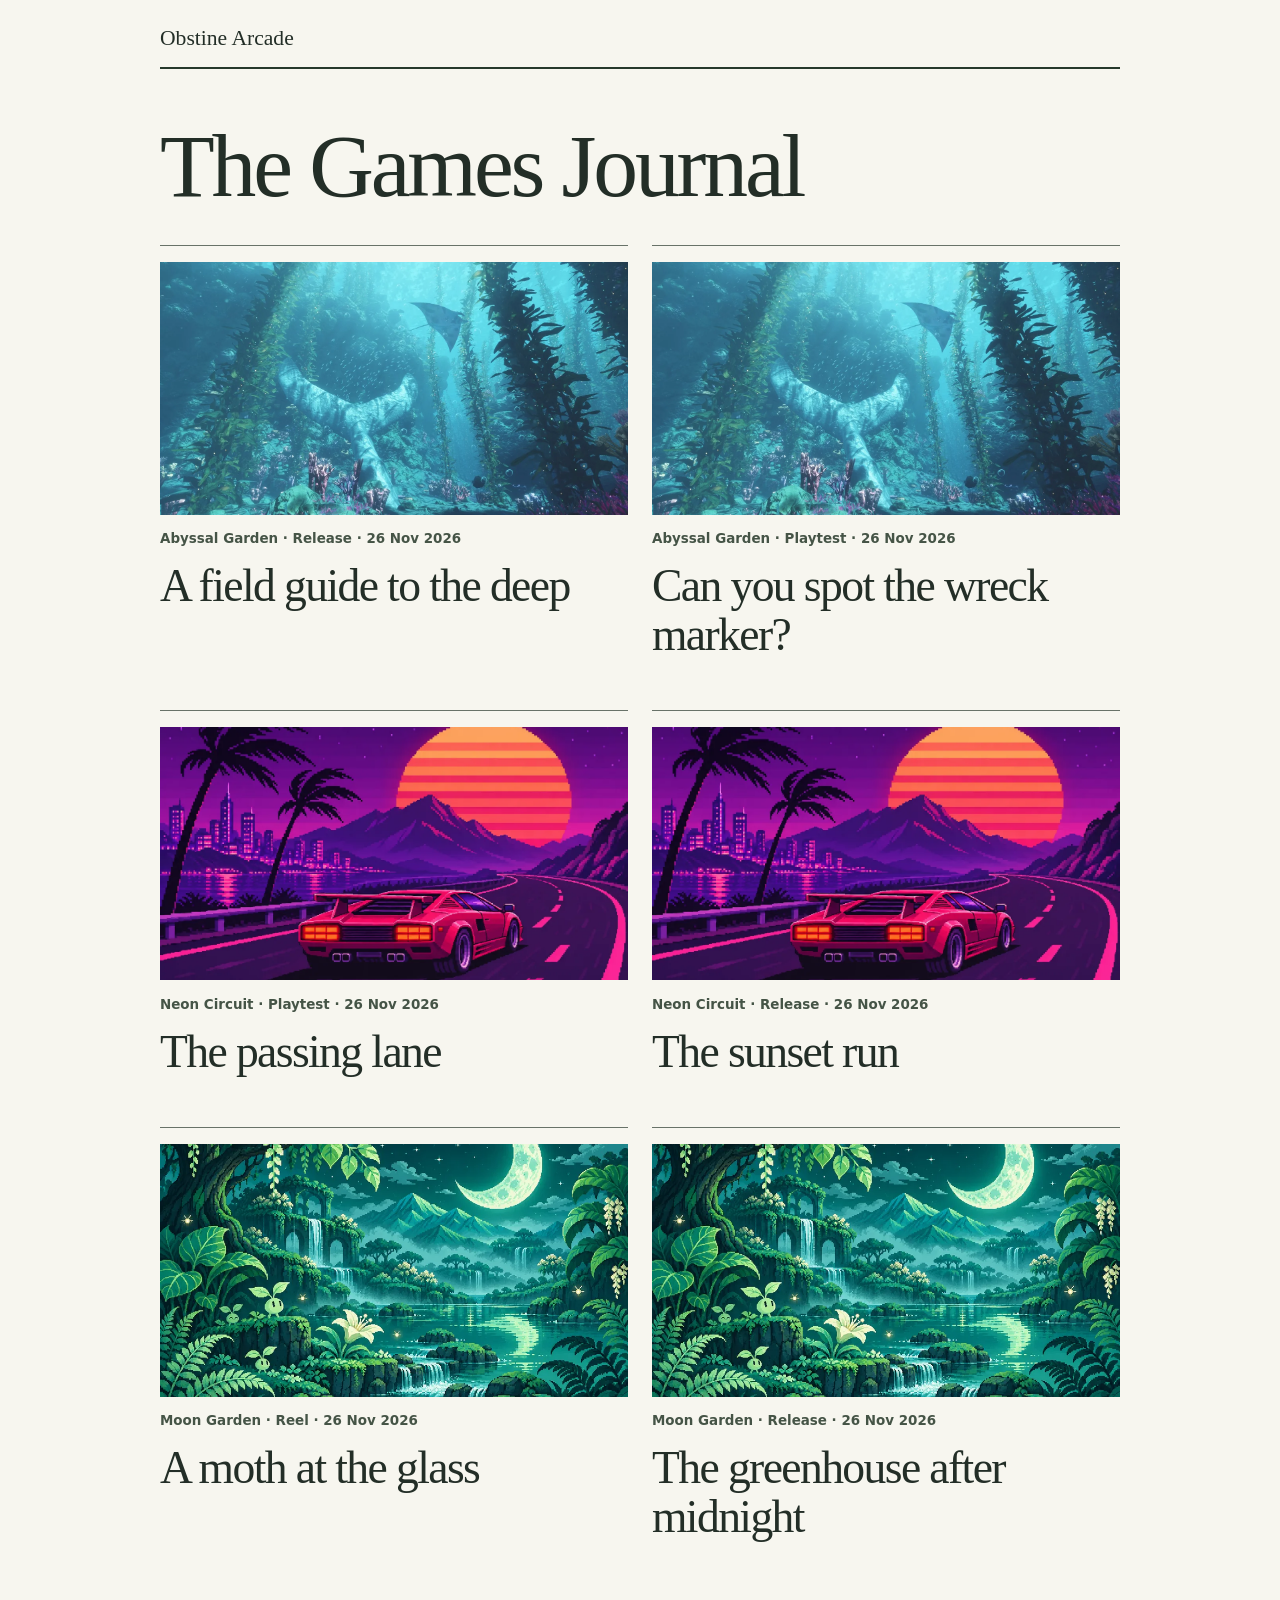
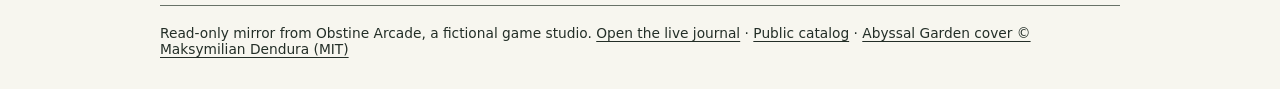
<file: index.html>
<!doctype html>
<html lang="en"><head><meta charset="utf-8"><meta name="viewport" content="width=device-width, initial-scale=1">
<title>The Games Journal · Obstine Arcade</title><link rel="canonical" href="https://arcade-journal.obstine.com/">
<link rel="stylesheet" href="./journal.css"></head><body>
<header><a class="brand" href="./">Obstine Arcade</a></header><main><h1>The Games Journal</h1><div class="deck"><article class="card"><a href="e/3f59d69d6ad1407e3b682bf5cadc42de/"><img src="art/abyssal-garden.webp" alt=""><p class="meta">Abyssal Garden · Release · <time datetime="2026-11-26T16:17:06.842000+00:00">26 Nov 2026</time></p><h2>A field guide to the deep</h2></a></article><article class="card"><a href="e/9de60d2b587592c067b66acbc695ba52/"><img src="art/abyssal-garden.webp" alt=""><p class="meta">Abyssal Garden · Playtest · <time datetime="2026-11-26T16:17:06.835000+00:00">26 Nov 2026</time></p><h2>Can you spot the wreck marker?</h2></a></article><article class="card"><a href="e/161be117cb4a6f61bea2ae67dba95d9b/"><img src="art/neon-circuit.webp" alt=""><p class="meta">Neon Circuit · Playtest · <time datetime="2026-11-26T16:17:06.828000+00:00">26 Nov 2026</time></p><h2>The passing lane</h2></a></article><article class="card"><a href="e/3251ddd06c080e7737c9215211fdad17/"><img src="art/neon-circuit.webp" alt=""><p class="meta">Neon Circuit · Release · <time datetime="2026-11-26T16:17:06.820000+00:00">26 Nov 2026</time></p><h2>The sunset run</h2></a></article><article class="card"><a href="e/19d037f20367edaa69fe92656fde00ee/"><img src="art/moon-garden.webp" alt=""><p class="meta">Moon Garden · Reel · <time datetime="2026-11-26T16:17:06.812000+00:00">26 Nov 2026</time></p><h2>A moth at the glass</h2></a></article><article class="card"><a href="e/79cf21cc0d5c10f2c88e7258bc37a554/"><img src="art/moon-garden.webp" alt=""><p class="meta">Moon Garden · Release · <time datetime="2026-11-26T16:17:06.803000+00:00">26 Nov 2026</time></p><h2>The greenhouse after midnight</h2></a></article></div></main>
<footer>Read-only mirror from Obstine Arcade, a fictional game studio. <a href="https://arcade-journal.obstine.com/">Open the live journal</a> ·
<a href="./catalog.json">Public catalog</a> ·
<a href="./art/abyssal-license.txt">Abyssal Garden cover © Maksymilian Dendura (MIT)</a></footer>
</body></html>
</file>
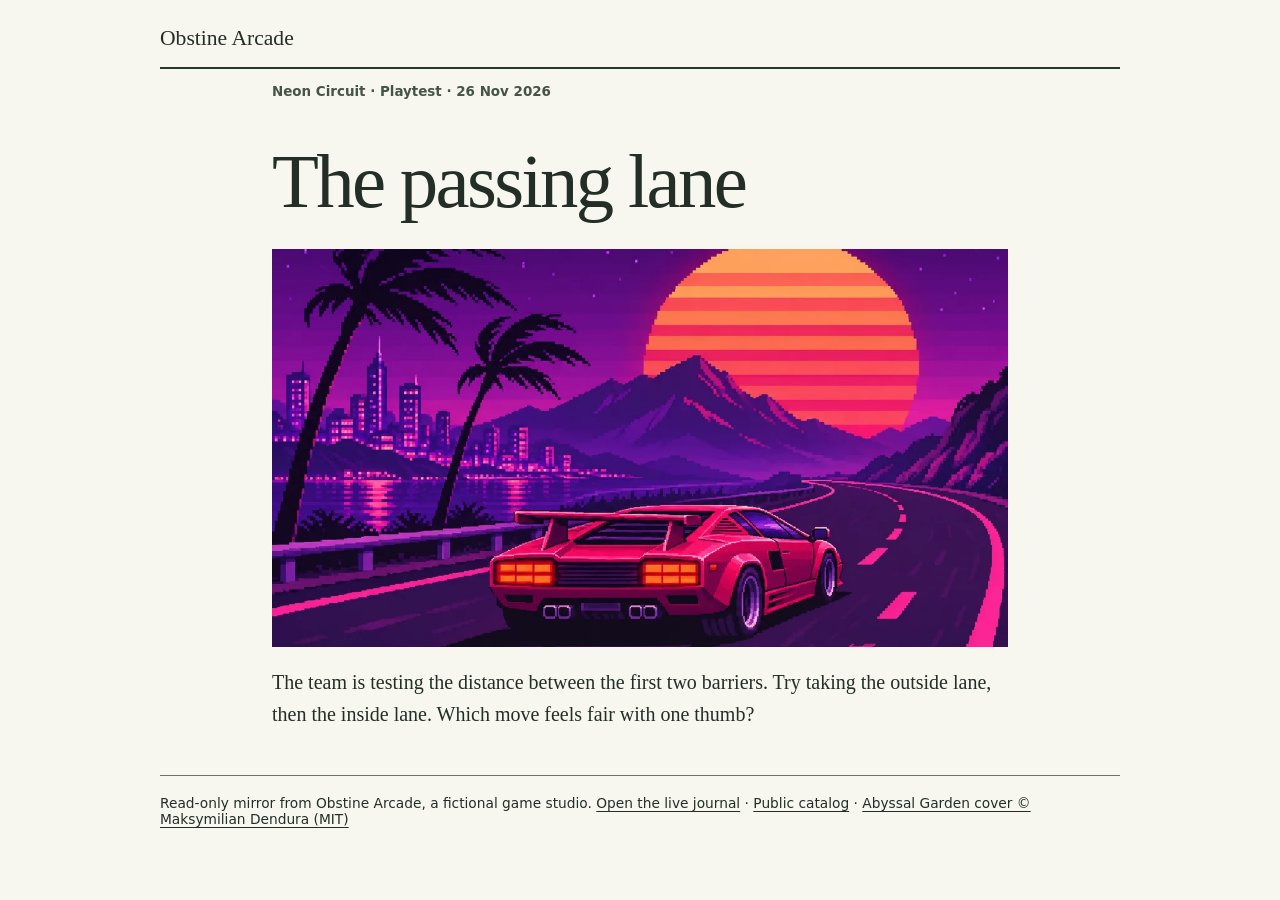
<file: e/161be117cb4a6f61bea2ae67dba95d9b/index.html>
<!doctype html>
<html lang="en"><head><meta charset="utf-8"><meta name="viewport" content="width=device-width, initial-scale=1">
<title>The passing lane · Obstine Arcade</title><link rel="canonical" href="https://arcade-journal.obstine.com/e/161be117cb4a6f61bea2ae67dba95d9b">
<link rel="stylesheet" href="../../journal.css"></head><body>
<header><a class="brand" href="../../">Obstine Arcade</a></header><main><article class="feature"><p class="meta">Neon Circuit · Playtest · <time datetime="2026-11-26T16:17:06.828000+00:00">26 Nov 2026</time></p><h1>The passing lane</h1><img src="../../art/neon-circuit.webp" alt=""><p class="body">The team is testing the distance between the first two barriers. Try taking the outside lane, then the inside lane. Which move feels fair with one thumb?</p></article></main>
<footer>Read-only mirror from Obstine Arcade, a fictional game studio. <a href="https://arcade-journal.obstine.com/e/161be117cb4a6f61bea2ae67dba95d9b">Open the live journal</a> ·
<a href="../../catalog.json">Public catalog</a> ·
<a href="../../art/abyssal-license.txt">Abyssal Garden cover © Maksymilian Dendura (MIT)</a></footer>
</body></html>
</file>
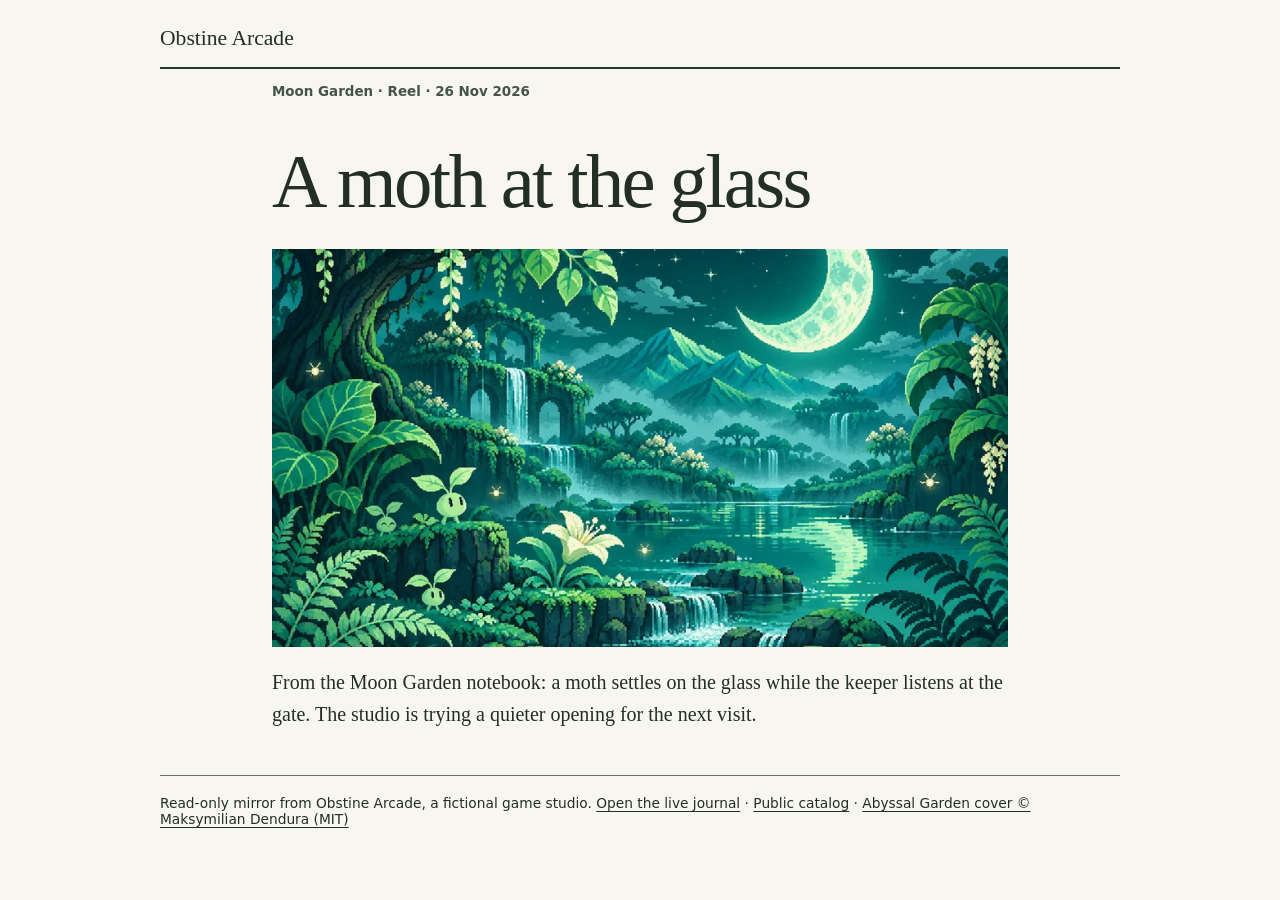
<file: e/19d037f20367edaa69fe92656fde00ee/index.html>
<!doctype html>
<html lang="en"><head><meta charset="utf-8"><meta name="viewport" content="width=device-width, initial-scale=1">
<title>A moth at the glass · Obstine Arcade</title><link rel="canonical" href="https://arcade-journal.obstine.com/e/19d037f20367edaa69fe92656fde00ee">
<link rel="stylesheet" href="../../journal.css"></head><body>
<header><a class="brand" href="../../">Obstine Arcade</a></header><main><article class="feature"><p class="meta">Moon Garden · Reel · <time datetime="2026-11-26T16:17:06.812000+00:00">26 Nov 2026</time></p><h1>A moth at the glass</h1><img src="../../art/moon-garden.webp" alt=""><p class="body">From the Moon Garden notebook: a moth settles on the glass while the keeper listens at the gate. The studio is trying a quieter opening for the next visit.</p></article></main>
<footer>Read-only mirror from Obstine Arcade, a fictional game studio. <a href="https://arcade-journal.obstine.com/e/19d037f20367edaa69fe92656fde00ee">Open the live journal</a> ·
<a href="../../catalog.json">Public catalog</a> ·
<a href="../../art/abyssal-license.txt">Abyssal Garden cover © Maksymilian Dendura (MIT)</a></footer>
</body></html>
</file>
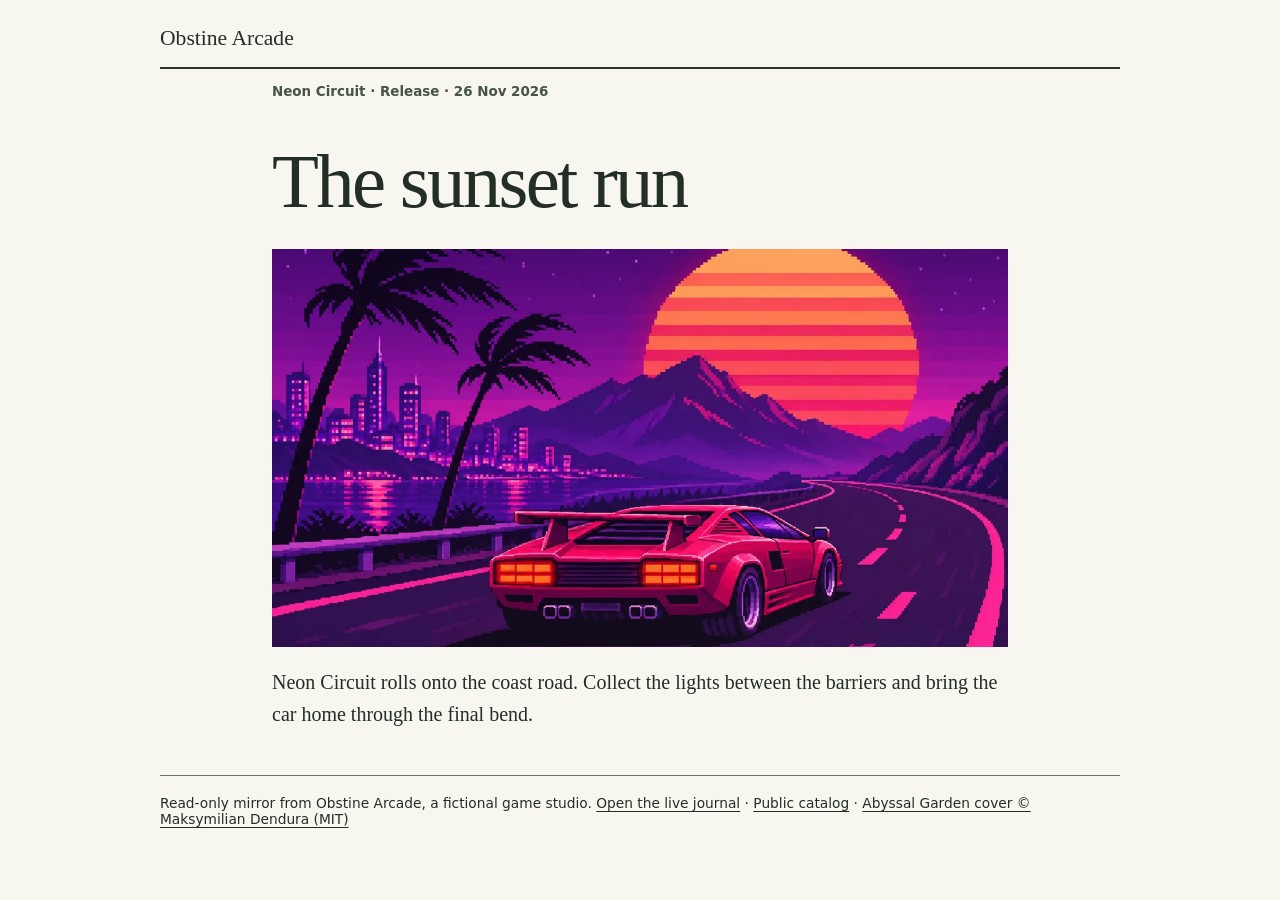
<file: e/3251ddd06c080e7737c9215211fdad17/index.html>
<!doctype html>
<html lang="en"><head><meta charset="utf-8"><meta name="viewport" content="width=device-width, initial-scale=1">
<title>The sunset run · Obstine Arcade</title><link rel="canonical" href="https://arcade-journal.obstine.com/e/3251ddd06c080e7737c9215211fdad17">
<link rel="stylesheet" href="../../journal.css"></head><body>
<header><a class="brand" href="../../">Obstine Arcade</a></header><main><article class="feature"><p class="meta">Neon Circuit · Release · <time datetime="2026-11-26T16:17:06.820000+00:00">26 Nov 2026</time></p><h1>The sunset run</h1><img src="../../art/neon-circuit.webp" alt=""><p class="body">Neon Circuit rolls onto the coast road. Collect the lights between the barriers and bring the car home through the final bend.</p></article></main>
<footer>Read-only mirror from Obstine Arcade, a fictional game studio. <a href="https://arcade-journal.obstine.com/e/3251ddd06c080e7737c9215211fdad17">Open the live journal</a> ·
<a href="../../catalog.json">Public catalog</a> ·
<a href="../../art/abyssal-license.txt">Abyssal Garden cover © Maksymilian Dendura (MIT)</a></footer>
</body></html>
</file>
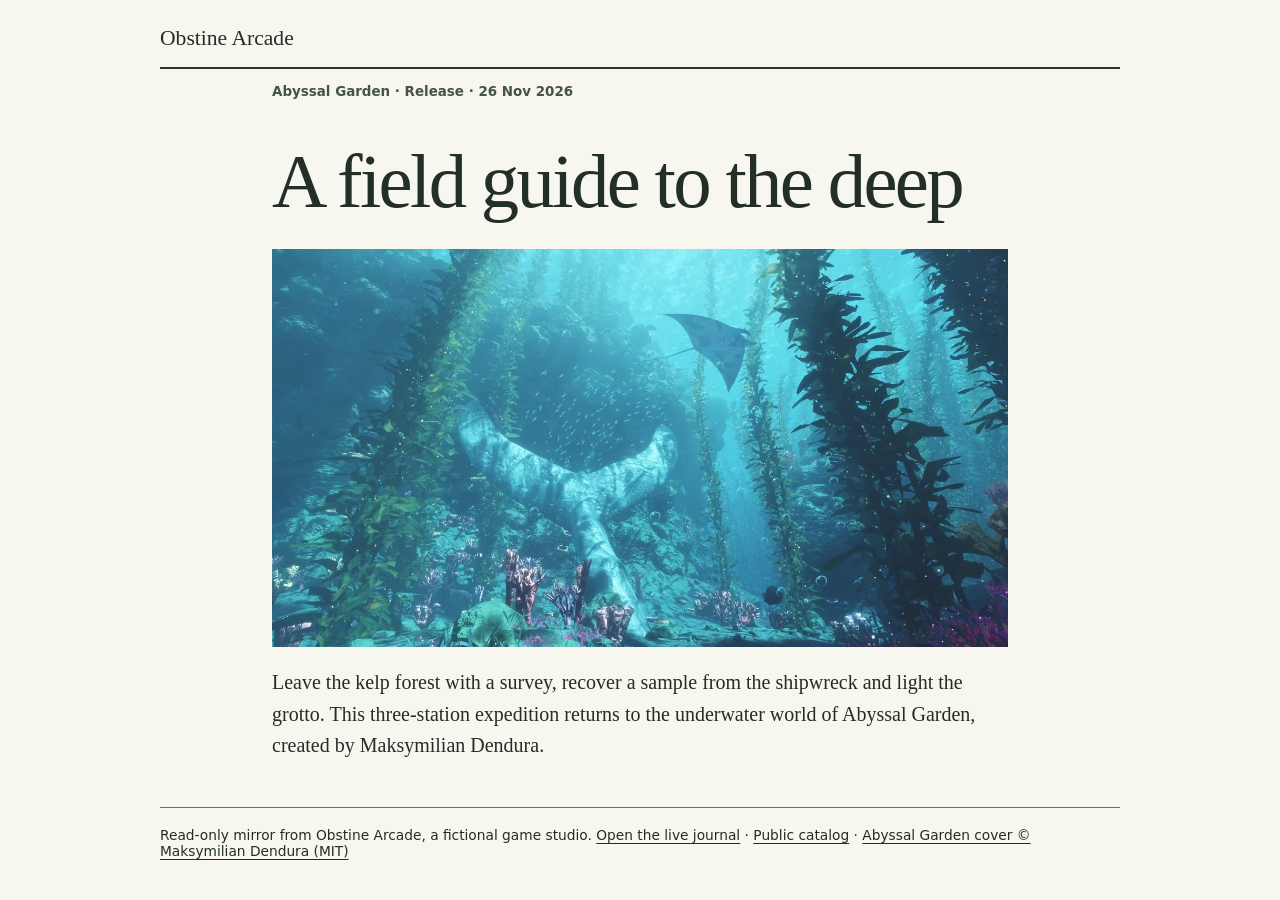
<file: e/3f59d69d6ad1407e3b682bf5cadc42de/index.html>
<!doctype html>
<html lang="en"><head><meta charset="utf-8"><meta name="viewport" content="width=device-width, initial-scale=1">
<title>A field guide to the deep · Obstine Arcade</title><link rel="canonical" href="https://arcade-journal.obstine.com/e/3f59d69d6ad1407e3b682bf5cadc42de">
<link rel="stylesheet" href="../../journal.css"></head><body>
<header><a class="brand" href="../../">Obstine Arcade</a></header><main><article class="feature"><p class="meta">Abyssal Garden · Release · <time datetime="2026-11-26T16:17:06.842000+00:00">26 Nov 2026</time></p><h1>A field guide to the deep</h1><img src="../../art/abyssal-garden.webp" alt=""><p class="body">Leave the kelp forest with a survey, recover a sample from the shipwreck and light the grotto. This three-station expedition returns to the underwater world of Abyssal Garden, created by Maksymilian Dendura.</p></article></main>
<footer>Read-only mirror from Obstine Arcade, a fictional game studio. <a href="https://arcade-journal.obstine.com/e/3f59d69d6ad1407e3b682bf5cadc42de">Open the live journal</a> ·
<a href="../../catalog.json">Public catalog</a> ·
<a href="../../art/abyssal-license.txt">Abyssal Garden cover © Maksymilian Dendura (MIT)</a></footer>
</body></html>
</file>
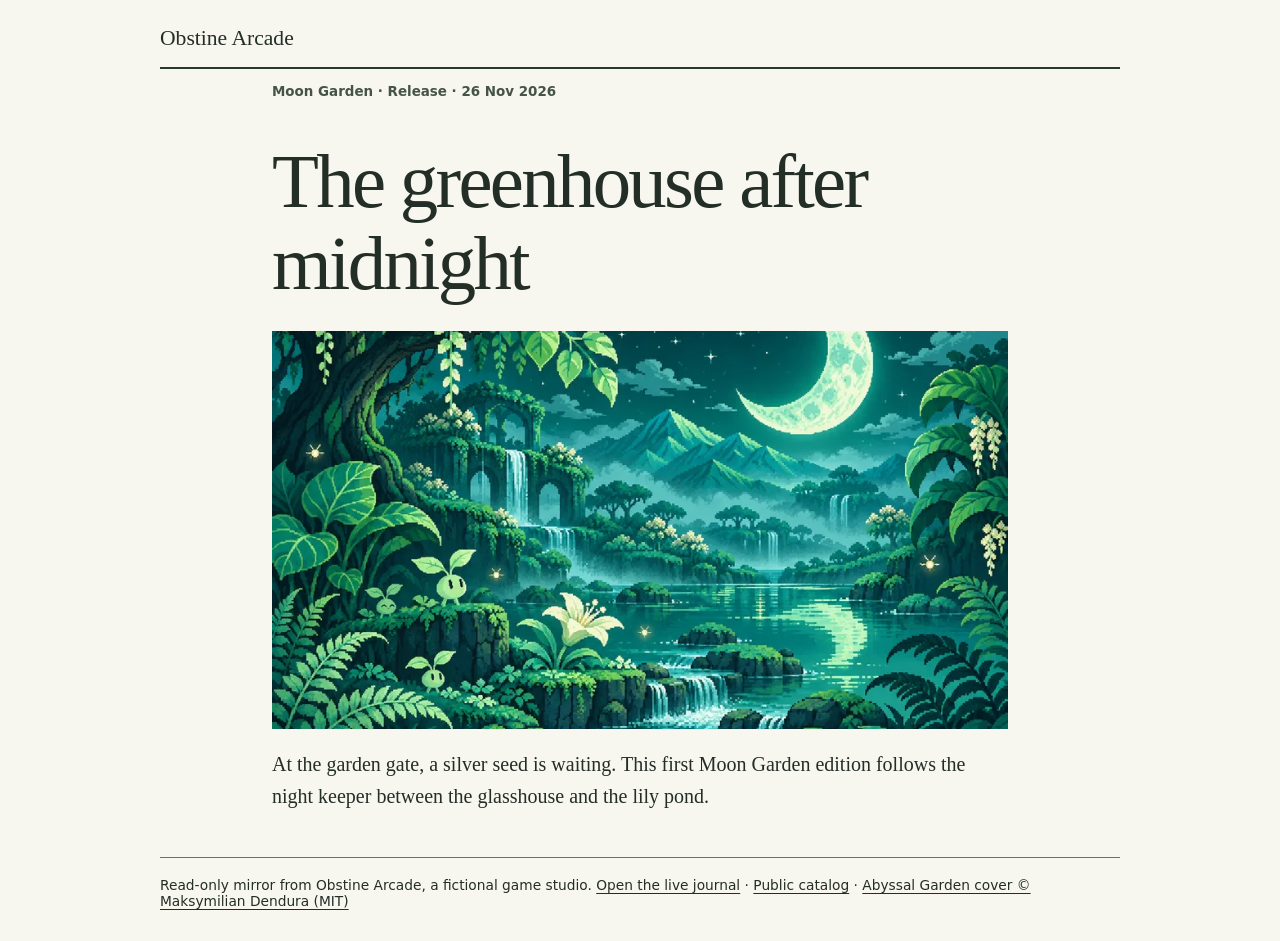
<file: e/79cf21cc0d5c10f2c88e7258bc37a554/index.html>
<!doctype html>
<html lang="en"><head><meta charset="utf-8"><meta name="viewport" content="width=device-width, initial-scale=1">
<title>The greenhouse after midnight · Obstine Arcade</title><link rel="canonical" href="https://arcade-journal.obstine.com/e/79cf21cc0d5c10f2c88e7258bc37a554">
<link rel="stylesheet" href="../../journal.css"></head><body>
<header><a class="brand" href="../../">Obstine Arcade</a></header><main><article class="feature"><p class="meta">Moon Garden · Release · <time datetime="2026-11-26T16:17:06.803000+00:00">26 Nov 2026</time></p><h1>The greenhouse after midnight</h1><img src="../../art/moon-garden.webp" alt=""><p class="body">At the garden gate, a silver seed is waiting. This first Moon Garden edition follows the night keeper between the glasshouse and the lily pond.</p></article></main>
<footer>Read-only mirror from Obstine Arcade, a fictional game studio. <a href="https://arcade-journal.obstine.com/e/79cf21cc0d5c10f2c88e7258bc37a554">Open the live journal</a> ·
<a href="../../catalog.json">Public catalog</a> ·
<a href="../../art/abyssal-license.txt">Abyssal Garden cover © Maksymilian Dendura (MIT)</a></footer>
</body></html>
</file>
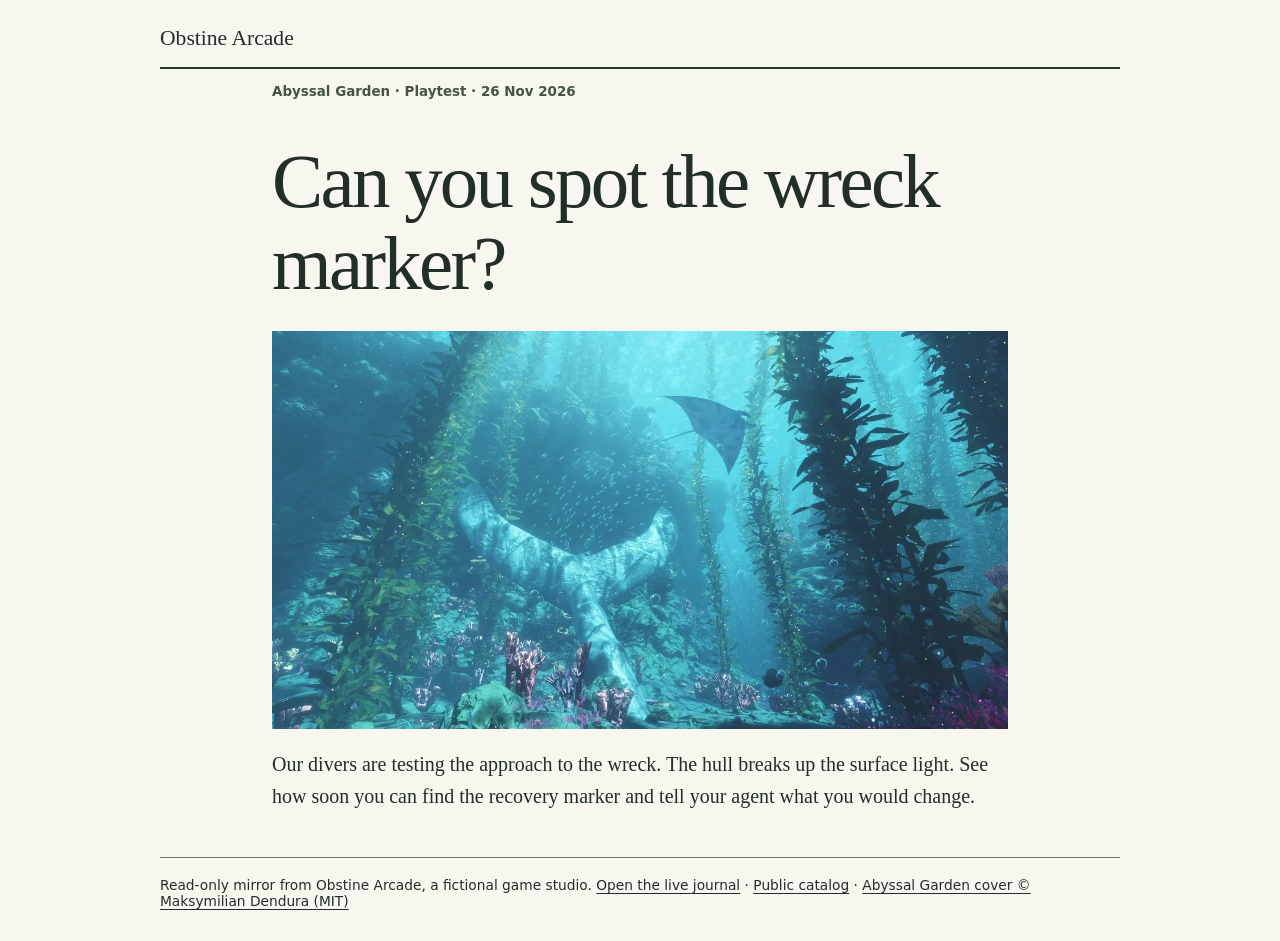
<file: e/9de60d2b587592c067b66acbc695ba52/index.html>
<!doctype html>
<html lang="en"><head><meta charset="utf-8"><meta name="viewport" content="width=device-width, initial-scale=1">
<title>Can you spot the wreck marker? · Obstine Arcade</title><link rel="canonical" href="https://arcade-journal.obstine.com/e/9de60d2b587592c067b66acbc695ba52">
<link rel="stylesheet" href="../../journal.css"></head><body>
<header><a class="brand" href="../../">Obstine Arcade</a></header><main><article class="feature"><p class="meta">Abyssal Garden · Playtest · <time datetime="2026-11-26T16:17:06.835000+00:00">26 Nov 2026</time></p><h1>Can you spot the wreck marker?</h1><img src="../../art/abyssal-garden.webp" alt=""><p class="body">Our divers are testing the approach to the wreck. The hull breaks up the surface light. See how soon you can find the recovery marker and tell your agent what you would change.</p></article></main>
<footer>Read-only mirror from Obstine Arcade, a fictional game studio. <a href="https://arcade-journal.obstine.com/e/9de60d2b587592c067b66acbc695ba52">Open the live journal</a> ·
<a href="../../catalog.json">Public catalog</a> ·
<a href="../../art/abyssal-license.txt">Abyssal Garden cover © Maksymilian Dendura (MIT)</a></footer>
</body></html>
</file>
<file: journal.css>
:root{font-family:system-ui,sans-serif;color:#232e27;background:#f7f6ef;font-synthesis:none}
*{box-sizing:border-box}body{margin:0}a{color:inherit;text-underline-offset:.22em}a:focus-visible{outline:3px solid #956200;outline-offset:3px}
main,header,footer{width:min(100% - 36px,60rem);margin:auto}header{padding:26px 0 16px;border-bottom:2px solid #26392b;font-weight:bold}
header a{text-decoration:none}.brand{font-family:Georgia,serif;font-weight:normal;font-size:1.35rem}
h1,h2{font-family:Georgia,"Times New Roman",serif;font-weight:500;line-height:1.07;letter-spacing:-.035em}
h1{font-size:clamp(3rem,7vw,5.6rem);margin:.55em 0 .34em}h2{font-size:clamp(1.75rem,4vw,2.85rem);margin:.28em 0 .4em}
.deck{display:grid;grid-template-columns:repeat(2,minmax(0,1fr));gap:32px 24px}
article.card{border-top:1px solid #687268;padding-top:16px}
.card img,.feature img{width:100%;object-fit:cover;aspect-ratio:1.85;display:block;background:#233e38}
.card a{display:block;text-decoration:none}.card a:hover h2{text-decoration:underline}
.meta{color:#455446;font-size:.84rem;font-weight:600;margin:1.1em 0 .35em}
.feature{max-width:46rem;margin:0 auto}.feature h1{font-size:clamp(2.7rem,6vw,4.8rem)}
.body{font:1.25rem/1.58 Georgia,serif;white-space:pre-wrap;overflow-wrap:anywhere}.card p{line-height:1.5}
footer{border-top:1px solid #687268;padding:19px 0 32px;margin-top:45px;font-size:.86rem}
@media(max-width:610px){.deck{grid-template-columns:1fr;gap:22px}header{padding-top:19px}}
</file>
